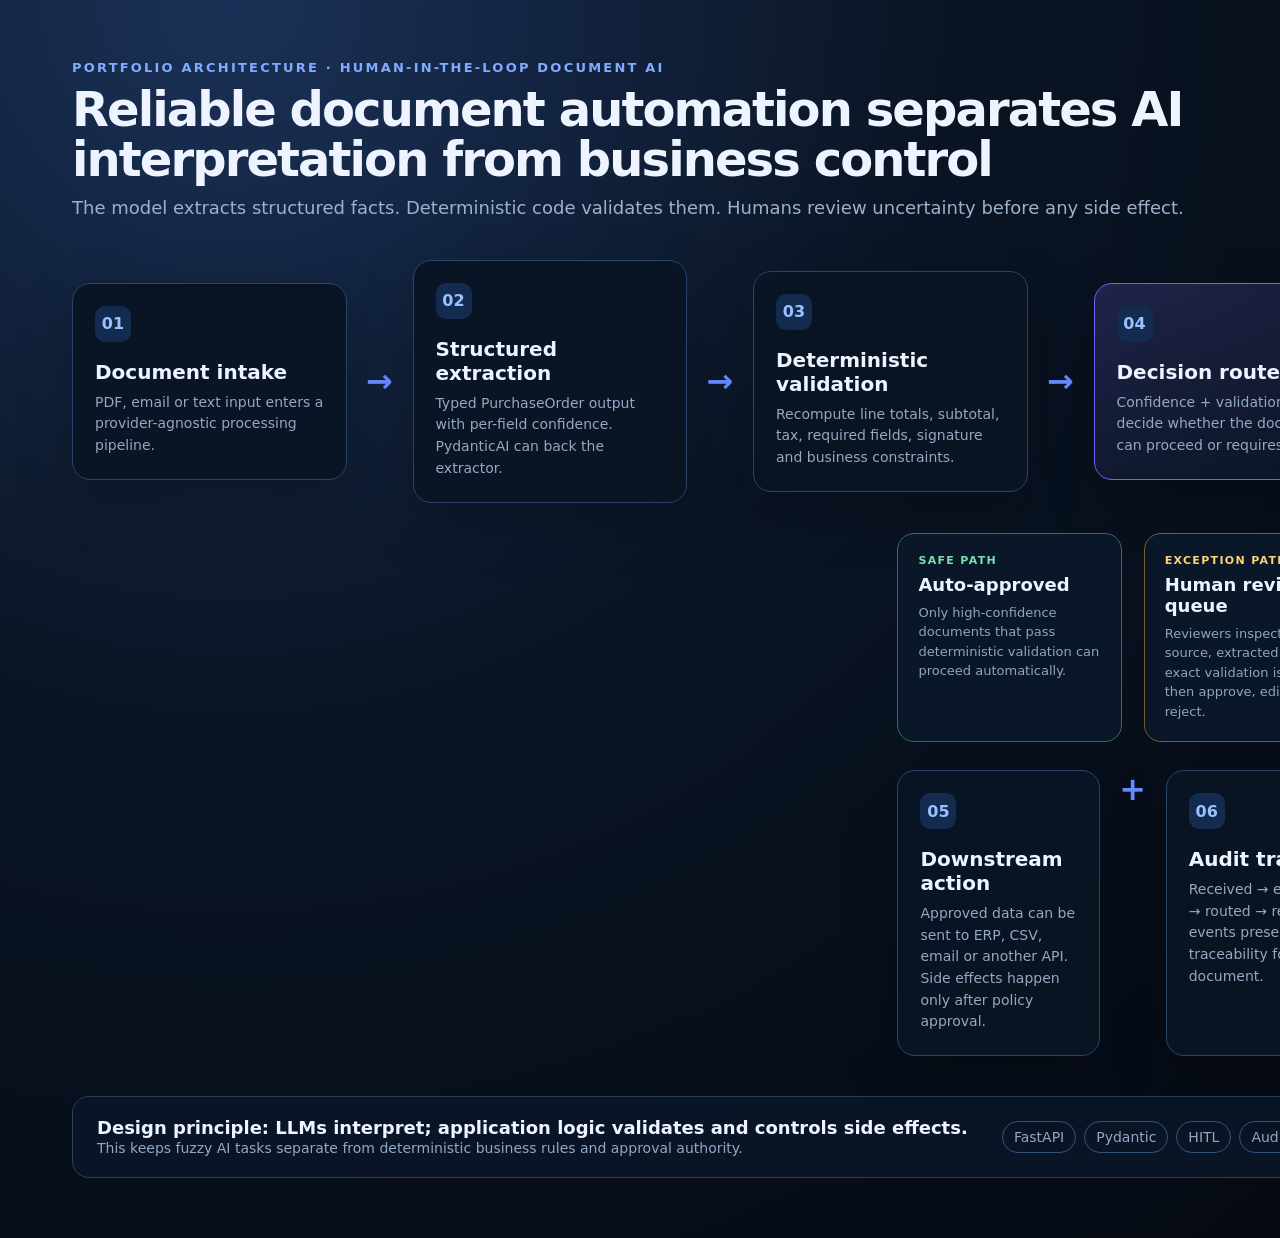
<file: src/app/web/architecture.html>
<!doctype html>
<html lang="en">
<head>
<meta charset="utf-8">
<meta name="viewport" content="width=device-width,initial-scale=1">
<title>AI Document Approval Architecture</title>
<style>
:root{font-family:Inter,ui-sans-serif,system-ui,-apple-system,BlinkMacSystemFont,"Segoe UI",sans-serif;color:#edf4ff;background:#07101d}
*{box-sizing:border-box}
body{margin:0;min-height:100vh;background:radial-gradient(circle at 18% 0%,#1a3157 0,#0a1424 44%,#050a12 100%)}
.canvas{width:1440px;min-height:900px;padding:60px 72px;margin:0 auto}
.eyebrow{font-size:13px;letter-spacing:.17em;font-weight:800;color:#82aaff;margin-bottom:9px}
h1{font-size:48px;line-height:1.05;margin:0;letter-spacing:-.04em}
.subtitle{font-size:18px;color:#9eb1ca;margin:12px 0 42px}
.flow{display:grid;grid-template-columns:1fr 66px 1fr 66px 1fr 66px 1fr;align-items:center}
.node{min-height:150px;border:1px solid #2a4468;background:rgba(9,21,36,.94);border-radius:18px;padding:22px;box-shadow:0 20px 55px rgba(0,0,0,.22)}
.node strong{display:block;font-size:20px;margin-bottom:8px}.node p{color:#94a8c2;line-height:1.55;margin:0;font-size:14px}
.icon{height:36px;width:36px;display:grid;place-items:center;border-radius:10px;background:#142b50;color:#9bc0ff;font-weight:900;margin-bottom:18px}
.arrow{text-align:center;color:#668cff;font-size:32px;font-weight:800}
.router{border-color:#735fff;background:linear-gradient(160deg,rgba(76,68,150,.34),rgba(9,21,36,.94))}
.branches{display:grid;grid-template-columns:1fr 1fr;gap:22px;margin-top:30px;margin-left:calc((100% - 198px)/7 * 4 + 198px)}
.branch{border:1px solid #294768;border-radius:17px;padding:20px;background:#091728}
.branch.auto{border-color:#326f5a}.branch.review{border-color:#765e2c}
.branch .label{font-size:11px;letter-spacing:.12em;font-weight:800;text-transform:uppercase;margin-bottom:7px}
.auto .label{color:#78e0ac}.review .label{color:#ffd175}
.branch strong{font-size:18px}.branch p{font-size:13px;color:#91a5bf;line-height:1.5;margin:8px 0 0}
.downstream{display:grid;grid-template-columns:1fr 66px 1fr;margin-top:28px;margin-left:calc((100% - 198px)/7 * 4 + 198px)}
.principle{margin-top:40px;display:flex;justify-content:space-between;align-items:center;border:1px solid #29415f;border-radius:17px;background:rgba(10,23,41,.82);padding:20px 24px}
.principle strong{font-size:18px}.principle span{color:#91a8c4;font-size:14px}
.badges{display:flex;gap:8px}.badge{border:1px solid #35547d;border-radius:999px;padding:7px 11px;color:#a9c8f4;font-size:11px}
</style>
</head>
<body>
<div class="canvas">
  <div class="eyebrow">PORTFOLIO ARCHITECTURE · HUMAN-IN-THE-LOOP DOCUMENT AI</div>
  <h1>Reliable document automation separates AI interpretation from business control</h1>
  <p class="subtitle">The model extracts structured facts. Deterministic code validates them. Humans review uncertainty before any side effect.</p>

  <div class="flow">
    <div class="node"><div class="icon">01</div><strong>Document intake</strong><p>PDF, email or text input enters a provider-agnostic processing pipeline.</p></div>
    <div class="arrow">→</div>
    <div class="node"><div class="icon">02</div><strong>Structured extraction</strong><p>Typed PurchaseOrder output with per-field confidence. PydanticAI can back the extractor.</p></div>
    <div class="arrow">→</div>
    <div class="node"><div class="icon">03</div><strong>Deterministic validation</strong><p>Recompute line totals, subtotal, tax, required fields, signature and business constraints.</p></div>
    <div class="arrow">→</div>
    <div class="node router"><div class="icon">04</div><strong>Decision router</strong><p>Confidence + validation results decide whether the document can proceed or requires review.</p></div>
  </div>

  <div class="branches">
    <div class="branch auto"><div class="label">Safe path</div><strong>Auto-approved</strong><p>Only high-confidence documents that pass deterministic validation can proceed automatically.</p></div>
    <div class="branch review"><div class="label">Exception path</div><strong>Human review queue</strong><p>Reviewers inspect the source, extracted JSON and exact validation issues, then approve, edit or reject.</p></div>
  </div>

  <div class="downstream">
    <div class="node"><div class="icon">05</div><strong>Downstream action</strong><p>Approved data can be sent to ERP, CSV, email or another API. Side effects happen only after policy approval.</p></div>
    <div class="arrow">+</div>
    <div class="node"><div class="icon">06</div><strong>Audit trail</strong><p>Received → extracted → routed → reviewed events preserve traceability for every document.</p></div>
  </div>

  <div class="principle">
    <div><strong>Design principle: LLMs interpret; application logic validates and controls side effects.</strong><br><span>This keeps fuzzy AI tasks separate from deterministic business rules and approval authority.</span></div>
    <div class="badges"><span class="badge">FastAPI</span><span class="badge">Pydantic</span><span class="badge">HITL</span><span class="badge">Auditability</span></div>
  </div>
</div>
</body>
</html>
</file>
